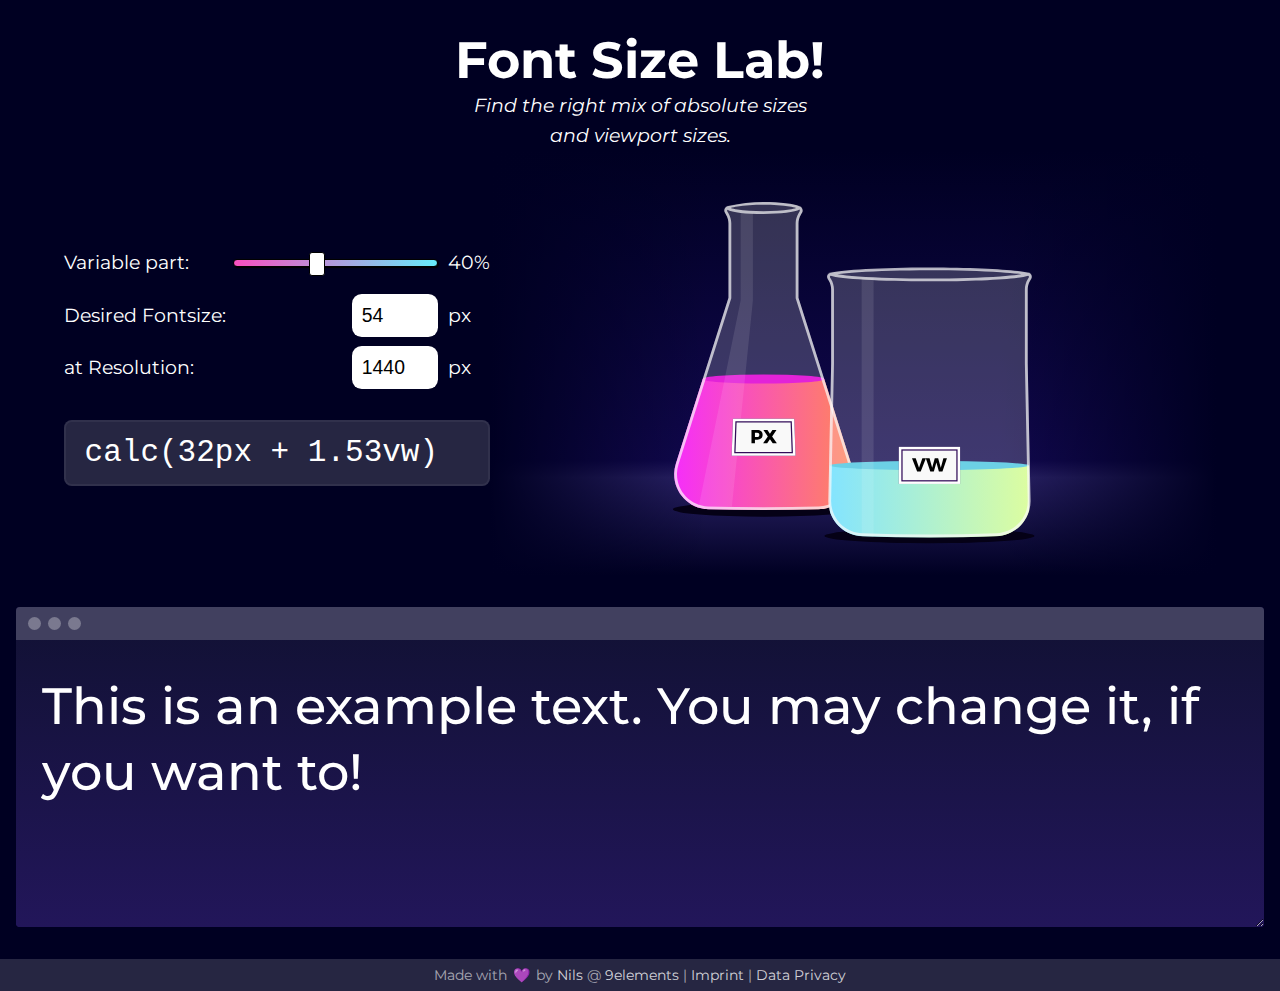
<file: index.html>
<!DOCTYPE html>
<html lang="en">
<head>
  <meta charset="UTF-8">
  <meta name="viewport" content="width=device-width, initial-scale=1.0">
  <meta http-equiv="X-UA-Compatible" content="ie=edge">
  <title>Font Size Lab</title>
  <meta name="description"
    content="A visual tool to find the best font-size mix of viewport-width-units and pixels.">

  <meta property="og:title" content="Font Size Lab" />
  <meta property="twitter:title" content="Font Size Lab" />
  <meta property="og:image" content="https://9elements.github.io/font-size-lab/font-size-lab.png">
  <meta property="twitter:image:src" content="https://9elements.github.io/font-size-lab/font-size-lab.png">
  <meta property="og:description" content="A visual tool to find the best font-size mix of viewport-width-units and pixels.">
  <meta property="twitter:description" content="A visual tool to find the best font-size mix of viewport-width-units and pixels.">
  <meta property="og:url" content="https://9elements.github.io/font-size-lab/">
  <meta name="twitter:card" content="summary_large_image">
  <meta name="twitter:creator" content="@supremebeing09">
  <meta name="twitter:label1" value="Made with ❤">
  <meta name="twitter:data1" value="by Nils @ 9elements">

  <link href="https://fonts.googleapis.com/css?family=Montserrat:400,400i,700&display=swap" rel="stylesheet">
  <link rel="stylesheet" href="css/style.css">
</head>
<body>
  <header>
    <h1>Font Size Lab!</h1>
    <h2>Find the right mix of absolute sizes<br>and viewport sizes.</h2>
  </header>
  
  <div class="stack">
    <div class="stage">
      <svg xmlns="http://www.w3.org/2000/svg" xmlns:xlink="http://www.w3.org/1999/xlink" viewBox="0 0 337 300" class="keyvisual">
        <defs>
          <path id="path-1"
            d="M133.088484,196.670858 C137.483479,210.526659 129.813981,225.321852 115.95818,229.716848 C113.637384,230.452993 111.225668,230.863556 108.792021,230.936791 C94.9147758,231.354396 81.0375306,231.563199 67.1602854,231.563199 C53.2830405,231.563199 39.4057956,231.354396 25.5285507,230.936791 C10.998993,230.499557 -0.42509159,218.366574 0.012143495,203.837016 C0.0853787641,201.403369 0.495941362,198.991653 1.23208694,196.670857 L40.8402855,71.8007997 L40.8402855,15.8471516 C40.8402855,13.538323 40.2075827,11.2736402 39.0109129,9.29913505 L38.2082856,7.97479997 C37.236989,6.37216061 37.7487934,4.28557327 39.3514328,3.31427669 C39.7453264,3.07555326 40.1892022,2.99321106 40.6398458,2.85572263 C50,0 58.1598534,0 67,0 C75.8401465,0 85,0 93.6807251,2.85572263 C95.5097403,3.45741893 96.8306054,4.83047978 96.5708768,6.68639222 C96.5070412,7.14253486 96.3510087,7.58090631 96.1122853,7.97479997 L95.309658,9.29913505 C94.1129882,11.2736402 93.4802853,13.538323 93.4802853,15.8471516 L93.4802853,71.8007997 L133.088484,196.670858 Z" />
          <linearGradient id="linearGradient-3" x1="100%" x2="0%" y1="50%" y2="50%">
            <stop offset="0%" stop-color="#FF8956" />
            <stop offset="100%" stop-color="#F52BFF" />
          </linearGradient>
          <polygon id="path-4" points="1 0 47.06 0 48.06 27.899 0 27.899" />
          <path id="path-5"
            d="M2.20903501,-7.10542736e-14 C24.0151311,0.857131865 59.4389232,1.43266038 75.9050347,1.43266038 C92.3711462,1.43266038 127.794938,0.857131865 149.601034,-7.10542736e-14 L149.601034,21.4166609 L151.80633,153.51389 C152.045576,167.844649 140.774191,179.732362 126.450992,180.255679 C109.602339,180.871266 92.753687,181.17906 75.9050347,181.17906 C59.056382,181.17906 42.2077293,180.871266 25.3590766,180.255679 C11.0358786,179.732361 -0.235505691,167.844649 0.00373901681,153.513891 L2.20903501,21.4166609 L2.20903501,-7.10542736e-14 L2.20903501,-7.10542736e-14 Z" />
          <linearGradient id="linearGradient-7" x1="100%" x2="0%" y1="50%" y2="50%">
            <stop offset="0%" stop-color="#DCFDA0" />
            <stop offset="100%" stop-color="#83E4FF" />
          </linearGradient>
          <rect id="path-8" width="46.06" height="27.899" x="0" y="0" />
        </defs>
        <g id="test-tube" fill="none" fill-rule="evenodd" stroke="none" stroke-width="1">
          <ellipse id="shadow" cx="226" cy="270" fill="#050116" rx="79" ry="5.5" />
          <ellipse id="shadow" cx="102" cy="250" fill="#050116" rx="69" ry="5.5" />
          <g id="test-tube-px" transform="translate(34 18)">
            <path id="px-base" fill="#F9F9F9"
              d="M93.4802853,72.8007997 L133.088484,197.670858 C137.483479,211.526659 129.813981,226.321852 115.95818,230.716848 C113.637384,231.452993 111.225668,231.863556 108.792021,231.936791 C94.9147759,232.354396 81.0375307,232.563199 67.1602854,232.563199 C53.2830406,232.563199 39.4057957,232.354396 25.5285508,231.936791 C10.9989931,231.499557 -0.425091556,219.366574 0.0121435287,204.837016 C0.0853787977,202.403369 0.495941396,199.991653 1.23208698,197.670857 L40.8402856,72.8007997 L40.8402856,16.8471516 C40.8402856,14.538323 40.2075827,12.2736402 39.0109129,10.299135 L38.067345,8.74224797 C37.0879271,7.12618214 37.6040171,5.02212316 39.2200758,4.04269361 C39.5629484,3.83489206 39.9396747,3.68896863 40.3330632,3.61158248 C49.1836245,1.87052749 58.0726034,1 67,1 C75.9509882,1 84.9405974,1.8751345 93.9688275,3.6254035 C95.8239754,3.98506653 97.036317,5.78051762 96.676666,7.63566779 C96.5997596,8.03236591 96.4531914,8.41230499 96.2437539,8.75787686 L95.309658,10.299135 C94.1129882,12.2736402 93.4802853,14.538323 93.4802853,16.8471516 L93.4802853,72.8007997 Z"
              opacity=".2" />
            <g id="px-fluid" transform="translate(0 1)">
              <mask id="mask-2" fill="#fff">
                <use xlink:href="#path-1" />
              </mask>
              <rect id="px-fill" width="142" height="200" x="-4" y="34" fill="url(#linearGradient-3)" mask="url(#mask-2)" />
              <ellipse id="px-surface" cx="67.16" cy="34.422" fill="#E223D8" mask="url(#mask-2)" rx="27" ry="3.422" />
            </g>
            <path id="px-border" fill="#F9F9F9" fill-rule="nonzero"
              d="M67.1159997,0.8 C79.7388847,0.8 90.4221056,2.13488858 94,3.9743416 L94,3.91586519 C95.682508,4.31625594 96.8154341,5.93888771 96.5708768,7.68639222 C96.5070412,8.14253486 96.3510087,8.58090631 96.1122853,8.97479997 L95.309658,10.299135 C94.1129882,12.2736402 93.4802853,14.538323 93.4802853,16.8471516 L93.4802853,72.8007997 L133.088484,197.670858 C137.483479,211.526659 129.813981,226.321852 115.95818,230.716848 C113.637384,231.452993 111.225668,231.863556 108.792021,231.936791 C94.9147759,232.354396 81.0375307,232.563199 67.1602854,232.563199 C53.2830406,232.563199 39.4057957,232.354396 25.5285508,231.936791 C10.9989931,231.499557 -0.425091556,219.366574 0.0121435287,204.837016 C0.0853787977,202.403369 0.495941396,199.991653 1.23208698,197.670857 L40.8402856,72.8007997 L40.8402856,16.8471516 C40.8402856,14.538323 40.2075827,12.2736402 39.0109129,10.299135 L38.2082856,8.97479997 C37.236989,7.37216061 37.7487934,5.28557327 39.3514328,4.31427669 C39.5567934,4.18981573 39.7742438,4.08783157 40,4.00967661 C49.4715769,1.8698922 58.5102435,0.8 67.1159997,0.8 Z M40.0089901,7.88346388 L40.8116175,9.20779896 C42.2077322,11.5113883 42.9458856,14.1535183 42.9458856,16.8471516 L42.9458856,73.1267409 L3.23913875,198.307485 C2.56188481,200.442617 2.18416722,202.661395 2.11679077,204.900351 C1.71453449,218.267544 12.2246925,229.429888 25.5918855,229.832144 C39.4480272,230.249114 53.3041581,230.457599 67.1602854,230.457599 C81.0164131,230.457599 94.8725444,230.249114 108.728686,229.832144 C110.967642,229.764767 113.18642,229.38705 115.321552,228.709796 C128.068889,224.6664 135.124828,211.054822 131.081432,198.307485 L91.3746853,73.1267409 L91.3746853,16.8471516 C91.3746853,14.1535183 92.1128387,11.5113883 93.5089534,9.20779896 L94.3115808,7.88346388 C94.4021668,7.73399695 94.4613749,7.56765248 94.4855979,7.39456454 C94.5301507,7.07620937 94.4542263,6.76877919 94.2925859,6.51835023 C91.0386711,8.44035004 80.104099,9.85359997 67.1159997,9.85359997 C54.2073654,9.85359997 43.327207,8.4575905 40,6.55357099 C39.7682669,6.95821539 39.7550322,7.46443322 40.0089901,7.88346388 Z M47.5363387,4.20478374 C45.4511965,4.53994771 43.741322,4.92348463 42.502496,5.32679999 C43.741322,5.73011534 45.4511965,6.11365226 47.5363387,6.44881623 C52.663962,7.273026 59.650217,7.74799998 67.1159997,7.74799998 C74.5817824,7.74799998 81.5680374,7.273026 86.6956606,6.44881623 C88.7808028,6.11365226 90.4906774,5.73011534 91.7295033,5.32679999 C90.4906774,4.92348463 88.7808028,4.53994771 86.6956606,4.20478374 C81.5680374,3.38057398 74.5817824,2.90559999 67.1159997,2.90559999 C59.650217,2.90559999 52.663962,3.38057398 47.5363387,4.20478374 Z"
              opacity=".7" />
            <polygon id="shine" fill="#FFF"
              points="59.22 74.643 43.428 229.931 18.424 229.931 50.008 74.643 50.008 8.843 59.22 8.843 59.22 74.643"
              opacity=".1" />
            <g id="Sign" transform="translate(43.218 163.868)">
              <g id="Rectangle" stroke-linejoin="square">
                <path fill="#F9F9F9" stroke="#320C59" stroke-width="2.82"
                  d="M2.36036637,1.41 L1.46144453,26.4891999 L46.5985553,26.4891999 L45.6996334,1.41 L2.36036637,1.41 Z" />
                <path stroke="#FFF" stroke-width="1.88"
                  d="M1.90691091,0.939999998 L0.974296356,26.9591999 L47.0857034,26.9591999 L46.1530889,0.939999998 L1.90691091,0.939999998 Z" />
              </g>
              <path id="PX" fill="#000" fill-rule="nonzero"
                d="M19.2971375,8.5120272 C20.5668207,8.5120272 21.5522316,8.81759935 22.2533999,9.4287528 C22.9545682,10.0399063 23.3051471,10.899772 23.3051471,12.008376 C23.3051471,13.1833067 22.9545682,14.0952855 22.2533999,14.74434 C21.5522316,15.3933944 20.5668207,15.7179168 19.2971375,15.7179168 L17.5205375,15.7179168 L17.5205375,18.4752 L14.9195951,18.4752 L14.9195951,8.5120272 L19.2971375,8.5120272 Z M19.1692223,13.642848 C19.6998362,13.642848 20.1096345,13.5101965 20.3986295,13.2448896 C20.6876246,12.9795827 20.8321199,12.5958409 20.8321199,12.0936528 C20.8321199,11.6104152 20.6876246,11.2385173 20.3986295,10.977948 C20.1096345,10.7173787 19.6998362,10.587096 19.1692223,10.587096 L17.5205375,10.587096 L17.5205375,13.642848 L19.1692223,13.642848 Z M23.9020847,8.5120272 L26.9294111,8.5120272 L28.7912879,11.3403744 L30.6673775,8.5120272 L33.7373422,8.5120272 L30.4541855,13.2733152 L34.0215982,18.4752 L30.9089951,18.4752 L28.7912879,15.3910224 L26.7162191,18.4752 L23.6746799,18.4752 L27.2136671,13.4012304 L23.9020847,8.5120272 Z" />
            </g>
          </g>
          <g id="test-tube-vw" transform="translate(149 68)">
            <path id="base" fill="#F9F9F9"
              d="M150.923991,71.9373368 L153.038853,175.234257 C153.333038,189.603258 142.046358,201.551561 127.6839,202.075513 C110.789332,202.691838 93.8947646,203 77.000197,203 C60.1056291,203 43.2110611,202.691838 26.3164932,202.075513 C11.954035,201.55156 0.667355449,189.603257 0.961540992,175.234256 L3.07640344,71.9373368 L3.07640344,15.8724787 C3.07640344,13.5614443 2.44249184,11.2946836 1.24366277,9.31890814 L0.436267958,7.98825065 C-0.424729276,6.56925166 0.0276205234,4.72094953 1.44661951,3.8599523 C1.88075672,3.59653355 2.37456294,3.44741634 2.88193596,3.42650785 C42.1639628,1.80883595 66.8700498,1 77.000197,1 C87.1303442,1 111.836431,1.80883595 151.118458,3.42650785 C152.776833,3.49481573 154.06585,4.89455779 153.997556,6.55293361 C153.976662,7.06030723 153.827545,7.55411345 153.564126,7.98825065 L152.756731,9.31890814 C151.557902,11.2946836 150.923991,13.5614443 150.923991,15.8724787 L150.923991,71.9373368 Z"
              opacity=".2" />
            <g id="fluid" transform="translate(1 22)">
              <mask id="mask-6" fill="#fff">
                <use xlink:href="#path-5" />
              </mask>
              <rect id="fill" width="150" height="200" x="1" y="120" fill="url(#linearGradient-7)" mask="url(#mask-6)" />
              <ellipse id="surface" cx="75.905" cy="119.853" fill="#6CD0E5" mask="url(#mask-6)" rx="75.012" ry="3.422" />
            </g>
            <path id="vw-border" fill="#F9F9F9" fill-rule="nonzero"
              d="M3.66533965,6.26439873 C3.62387801,6.2815747 2.58363248,6.30188112 2.54496781,6.32520858 C2.12097591,6.58101459 1.98557368,7.13054971 2.24253847,7.55262962 L3.04764671,8.87506769 C4.44807686,11.1753573 5.18851183,13.8137026 5.18851183,16.5034775 L5.18807033,72.419965 L3.0741956,175.322301 C2.8030245,188.522771 13.2190021,199.499181 26.4732322,199.980325 C43.3155687,200.591719 60.1578861,200.897416 77.000197,200.897416 C93.8425074,200.897416 110.684824,200.591719 127.52716,199.980325 C140.781391,199.499182 151.19737,188.522772 150.926198,175.322301 L148.812324,72.419965 L148.811882,72.3769764 L148.811882,16.5034775 C148.811882,13.8137026 149.552317,11.1753573 150.952747,8.87506769 L151.757855,7.55262962 C151.836384,7.42364124 151.88084,7.27696479 151.889235,7.12626412 C151.903804,6.72600841 151.653161,6.3764116 151.293295,6.24806119 C144.430625,8.64929323 113.757042,10.460195 76.9557743,10.460195 C40.2380165,10.460195 9.62016442,8.65750253 2.66533965,6.26439873 L3.66533965,6.26439873 Z M150.914351,4.08758637 C150.980903,4.09031667 151.047497,4.09304926 151.114133,4.09578417 C152.774991,4.16393179 154.065871,5.55950967 153.997397,7.21287662 C153.976471,7.71814853 153.827419,8.20992792 153.564126,8.64240245 L152.759018,9.96484053 C151.558649,11.9365174 150.923991,14.1979562 150.923991,16.5034775 L150.923991,72.3769764 L153.037865,175.279312 C153.332617,189.62765 142.010901,201.558531 127.604128,202.081512 C110.736151,202.693837 93.868174,203 77.000197,203 C60.1322194,203 43.2642419,202.693837 26.3962643,202.081512 C11.9894925,201.55853 0.667777517,189.62765 0.962528719,175.279312 L3.07640344,72.3769764 L3.07640344,16.5034775 C3.07640344,14.1979562 2.44174489,11.9365174 1.24137619,9.96484053 L0.436267957,8.64240245 C-0.425288135,7.22724543 0.0286908512,5.38475433 1.4502584,4.52708341 C1.884692,4.26497763 2.37869911,4.11659771 2.8862606,4.09578417 L2.98366391,4.09178704 C10.5118235,1.75065119 40.7718941,0 76.9557743,0 C113.11801,0 143.363521,1.74855739 150.914351,4.08758637 Z M7.72250513,5.23009752 C11.4454867,5.82366696 16.8229974,6.36832071 23.5230546,6.83078711 C37.5884918,7.80164333 56.6318811,8.35761116 76.9557743,8.35761116 C97.2796675,8.35761116 116.323057,7.80164333 130.388494,6.83078711 C137.088551,6.36832071 142.466062,5.82366696 146.189044,5.23009752 C142.466062,4.63652808 137.088551,4.09187433 130.388494,3.62940793 C116.323057,2.65855172 97.2796675,2.10258388 76.9557743,2.10258388 C56.6318811,2.10258388 37.5884918,2.65855172 23.5230546,3.62940793 C16.8229974,4.09187433 11.4454867,4.63652808 7.72250513,5.23009752 Z"
              opacity=".7" />
            <rect id="vw-shine" width="9" height="195" x="26" y="8" fill="#FFF" opacity=".1" />
            <g id="vw-sign" transform="translate(54 135)">
              <g id="Rectangle" stroke-linejoin="square">
                <rect width="43.24" height="25.079" x="1.41" y="1.41" fill="#F9F9F9" stroke="#320C59" stroke-width="2.82" />
                <rect width="44.18" height="26.019" x=".94" y=".94" stroke="#FFF" stroke-width="1.88" />
              </g>
              <path id="VW" fill="#000" fill-rule="nonzero"
                d="M9.89026635,8.5120272 L12.6901879,8.5120272 L15.1774279,15.7179168 L17.6788807,8.5120272 L20.3508871,8.5120272 L16.4565799,18.4752 L13.7561479,18.4752 L9.89026635,8.5120272 Z M33.497727,8.5120272 L36.1697334,8.5120272 L32.8012998,18.4752 L30.1292935,18.4752 L28.2389911,11.6956944 L26.3202631,18.4752 L23.6482567,18.4752 L20.2940359,8.5120272 L23.0939575,8.5120272 L25.0553239,15.7889808 L27.0166903,8.5120272 L29.5607815,8.5120272 L31.5505735,15.7889808 L33.497727,8.5120272 Z" />
            </g>
          </g>
        </g>
      </svg>
    </div>

    <div class="calculator">
      <div class="font-size-control">
        <label for="font-size-control">Variable part:</label>
        <input type="range" id="font-size-control" min="0" max="100" step="1" value="40">
        <span id="percent">20%</span>
      </div>
      <div class="input-group">
        <label for="fontsize">Desired Fontsize:</label>
        <input type="number" id="fontsize" value="54">
        <span class="input-append">px</span>
      </div>
      <div class="input-group">
        <label for="resolution">at Resolution:</label>
        <input type="number" id="resolution" value="1440">
        <span class="input-append">px</span>
      </div>
      <div id="calc">
        calc(120px + 0vw);
      </div>
    </div>
  </div>

  <div class="iframe-container">
    <iframe src="text.html" frameborder="0" id="resultframe"></iframe>
  </div>

  <footer class="footer">
    Made with
    <span class="footer__heart">💜</span> by
    <a href="https://twitter.com/supremebeing09" target="_blank">Nils</a> @
    <a href="https://9elements.com/" target="_blank">9elements</a> |
    <a href="https://9elements.com/imprint" target="_blank">Imprint</a> |
    <a href="https://9elements.com/privacy" target="_blank">Data Privacy</a>
  </footer>

<script src="script/main.js"></script>
</body>
</html>
</file>
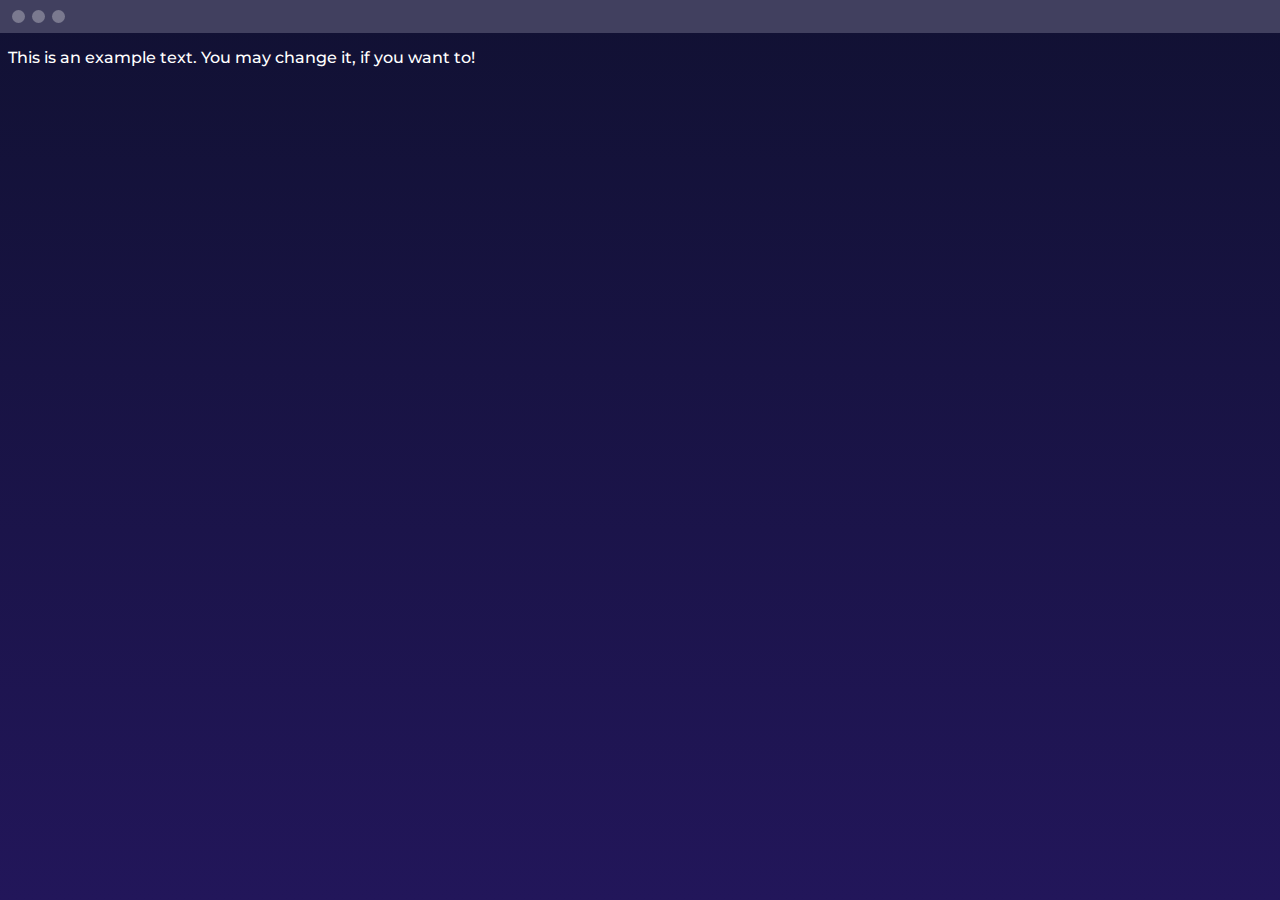
<file: text.html>
<!DOCTYPE html>
<html lang="en" style="height: 100%;">
<head>
  <meta charset="UTF-8">
  <meta name="viewport" content="width=device-width, initial-scale=1.0">
  <meta http-equiv="X-UA-Compatible" content="ie=edge">
  <title>Text</title>
  <link href="https://fonts.googleapis.com/css?family=Montserrat:500&display=swap" rel="stylesheet">
  <link rel="stylesheet" href="css/style.css">
</head>
<body class="example">
  <p class="example__text" id="target" contenteditable="true">This is an example text. You may change it, if you want to!</p>
  <script>
    function updateCSS (evt) {
      document.getElementById("target").style.fontSize = evt.data;
    }

    if (window.addEventListener) {
      window.addEventListener("message", updateCSS, false);
    }
    else {
      dow.attachEvent("onmessage", updateCSS);
    }
  </script>
</body>
</html>
</file>
<file: css/style.css>
html,body,div,span,applet,object,iframe,h1,h2,h3,h4,h5,h6,p,blockquote,pre,a,abbr,acronym,address,big,cite,code,del,dfn,em,img,ins,kbd,q,s,samp,small,strike,strong,sub,sup,tt,var,b,u,i,center,dl,dt,dd,ol,ul,li,fieldset,form,label,legend,table,caption,tbody,tfoot,thead,tr,th,td,article,aside,canvas,details,embed,figure,figcaption,footer,header,hgroup,menu,nav,output,ruby,section,summary,time,mark,audio,video{margin:0;padding:0;border:0;font-size:100%;font:inherit;vertical-align:baseline}article,aside,details,figcaption,figure,footer,header,hgroup,menu,nav,section{display:block}body{line-height:1}ol,ul{list-style:none}blockquote,q{quotes:none}blockquote:before,blockquote:after{content:'';content:none}q:before,q:after{content:'';content:none}table{border-collapse:collapse;border-spacing:0}html{-webkit-box-sizing:border-box;box-sizing:border-box;font-size:100%}*,*:before,*:after{-webkit-box-sizing:inherit;box-sizing:inherit}.footer{background:rgba(255,255,255,0.15);min-height:2rem;text-align:center;color:rgba(255,255,255,0.6);font-size:0.875rem;line-height:1.2rem;padding:0.4rem 0}.footer__heart{padding:0 0.125em;color:#f09}.footer a{text-decoration:none;color:rgba(255,255,255,0.8)}.footer a:hover{text-decoration:underline}body{background:#002;color:#fff;text-align:center;font-family:'Montserrat', sans-serif}header{background:#002;padding:1px}h1{font-size:calc(27px + 1.88vw);margin:0.66em 0 0.111em;font-weight:700}h2{font-size:calc(15px + 0.28vw);font-weight:400;font-style:italic;line-height:1.579}.stack{display:-webkit-box;display:-ms-flexbox;display:flex;-ms-flex-wrap:wrap;flex-wrap:wrap;margin:0 auto;max-width:76em;padding:0 2em;-webkit-box-align:center;-ms-flex-align:center;align-items:center;-webkit-box-orient:horizontal;-webkit-box-direction:reverse;-ms-flex-direction:row-reverse;flex-direction:row-reverse}.stage{padding-top:2vw;background-image:-webkit-gradient(linear, right top, left top, from(#002), color-stop(30%, rgba(49,11,87,0)), color-stop(70%, rgba(49,11,87,0)), to(#002)),-webkit-gradient(linear, left top, left bottom, from(#002), color-stop(73%, #11084E), color-stop(77%, #292165), to(#002));background-image:linear-gradient(270deg, #002 0%, rgba(49,11,87,0) 30%, rgba(49,11,87,0) 70%, #002 100%),linear-gradient(180deg, #002 0%, #11084E 73%, #292165 77%, #002 100%);background-repeat:no-repeat;-webkit-box-flex:1;-ms-flex-positive:1;flex-grow:1}.keyvisual{min-width:20em;max-width:28em;display:block;margin:0 auto}.calculator{max-width:22em;margin:0 auto;font-size:calc(14px + 0.42vw);-webkit-box-flex:1;-ms-flex-positive:1;flex-grow:1}.font-size-control{text-align:center;color:#fff;margin-bottom:0.5em;display:-webkit-box;display:-ms-flexbox;display:flex;-webkit-box-align:center;-ms-flex-align:center;align-items:center}.font-size-control span{display:inline-block;min-width:4ch;text-align:left;padding-left:0.5em}.input-group{display:-webkit-box;display:-ms-flexbox;display:flex;-webkit-box-align:center;-ms-flex-align:center;align-items:center;margin-bottom:0.5em}label{display:inline-block;width:13ch;text-align:left;-webkit-box-flex:1;-ms-flex-positive:1;flex-grow:1}input[type=number]{width:8ch;padding:0.5em;border-radius:0.5em;border:none;position:relative;font-size:1em}.input-append{padding-left:0.5em;display:inline-block;min-width:4ch;text-align:left}#calc{font-size:1.6em;margin:1em 0 0;background:rgba(255,255,255,0.15);padding:0.5em 1ch;border-radius:0.25em;border:2px solid rgba(255,255,255,0.05);font-family:monospace;text-align:left}input[type=range]{-webkit-appearance:none;width:10em;background:transparent;-webkit-box-flex:999;-ms-flex-positive:999;flex-grow:999;height:2.75rem;margin:0}input[type=range]:focus{outline:none}input[type=range]::-webkit-slider-runnable-track{width:100%;height:8.4px;cursor:pointer;animate:0.2s;-webkit-box-shadow:1px 1px 1px #000000, 0px 0px 1px #0d0d0d;box-shadow:1px 1px 1px #000000, 0px 0px 1px #0d0d0d;background:#3071a9;background:-webkit-gradient(linear, left top, right top, from(#F94FBF), to(#66ECFA));background:linear-gradient(90deg, #F94FBF 0%, #66ECFA 100%);border-radius:4px;border:0.2px solid #010101}input[type=range]::-webkit-slider-thumb{border:1px solid #000000;height:24px;width:16px;border-radius:3px;background:#fff;cursor:pointer;-webkit-appearance:none;margin-top:-8px}input[type=range]:focus::-webkit-slider-runnable-track{background:-webkit-gradient(linear, left top, right top, from(#F94FBF), to(#66ECFA));background:linear-gradient(90deg, #F94FBF 0%, #66ECFA 100%)}input[type=range]::-moz-range-track{width:100%;height:8.4px;cursor:pointer;animate:0.2s;box-shadow:1px 1px 1px #000000, 0px 0px 1px #0d0d0d;background:linear-gradient(90deg, #F94FBF 2%, #66ECFA 80%);border-radius:4px;border:0.2px solid #010101}input[type=range]::-moz-range-thumb{box-shadow:1px 1px 1px #000000, 0px 0px 1px #0d0d0d;border:1px solid #000000;height:24px;width:16px;border-radius:3px;background:#ffffff;cursor:pointer}input[type=range]::-ms-track{width:100%;height:8.4px;cursor:pointer;animate:0.2s;background:transparent;border-color:transparent;border-width:16px 0;color:transparent}input[type=range]::-ms-fill-lower{background:#2a6495;border:0.2px solid #010101;border-radius:2.6px;box-shadow:1px 1px 1px #000000, 0px 0px 1px #0d0d0d}input[type=range]::-ms-fill-upper{background:#3071a9;border:0.2px solid #010101;border-radius:2.6px;box-shadow:1px 1px 1px #000000, 0px 0px 1px #0d0d0d}input[type=range]::-ms-thumb{box-shadow:1px 1px 1px #000000, 0px 0px 1px #0d0d0d;border:1px solid #000000;height:36px;width:16px;border-radius:3px;background:#ffffff;cursor:pointer}input[type=range]:focus::-ms-fill-lower{background:#3071a9}input[type=range]:focus::-ms-fill-upper{background:#367ebd}.iframe-container{max-width:calc(100% - 2em);margin:2em auto;overflow:auto;resize:horizontal;height:20em}iframe{display:block;margin:0;width:100%;min-width:12em;height:20em;height:100%;-webkit-box-shadow:0 10px 40px -20px #000;box-shadow:0 10px 40px -20px #000;border-radius:4px}iframe:hover{-webkit-animation-play-state:paused;animation-play-state:paused}@-webkit-keyframes grow{0%,100%{width:90%}50%{width:30%}}@keyframes grow{0%,100%{width:90%}50%{width:30%}}.example{background:#25156E;background-image:-webkit-gradient(linear, left bottom, left top, from(#22165A), to(#113));background-image:linear-gradient(0deg, #22165A 0%, #113 100%);color:#fff;min-height:100%;position:relative;background-attachment:fixed;text-align:left;padding-top:40px}.example:after{content:"";position:fixed;left:12px;top:10px;width:13px;height:13px;border-radius:50%;background:rgba(255,255,255,0.3);-webkit-box-shadow:20px 0 0 rgba(255,255,255,0.3),40px 0 0 rgba(255,255,255,0.3);box-shadow:20px 0 0 rgba(255,255,255,0.3),40px 0 0 rgba(255,255,255,0.3)}.example:before{content:"";position:fixed;top:0;right:0;left:0;height:33px;background:#41405F}.example__text{font-weight:500;margin:0.5em;font-size:1em;line-height:1.3}
/*# sourceMappingURL=style.css.map */
</file>
